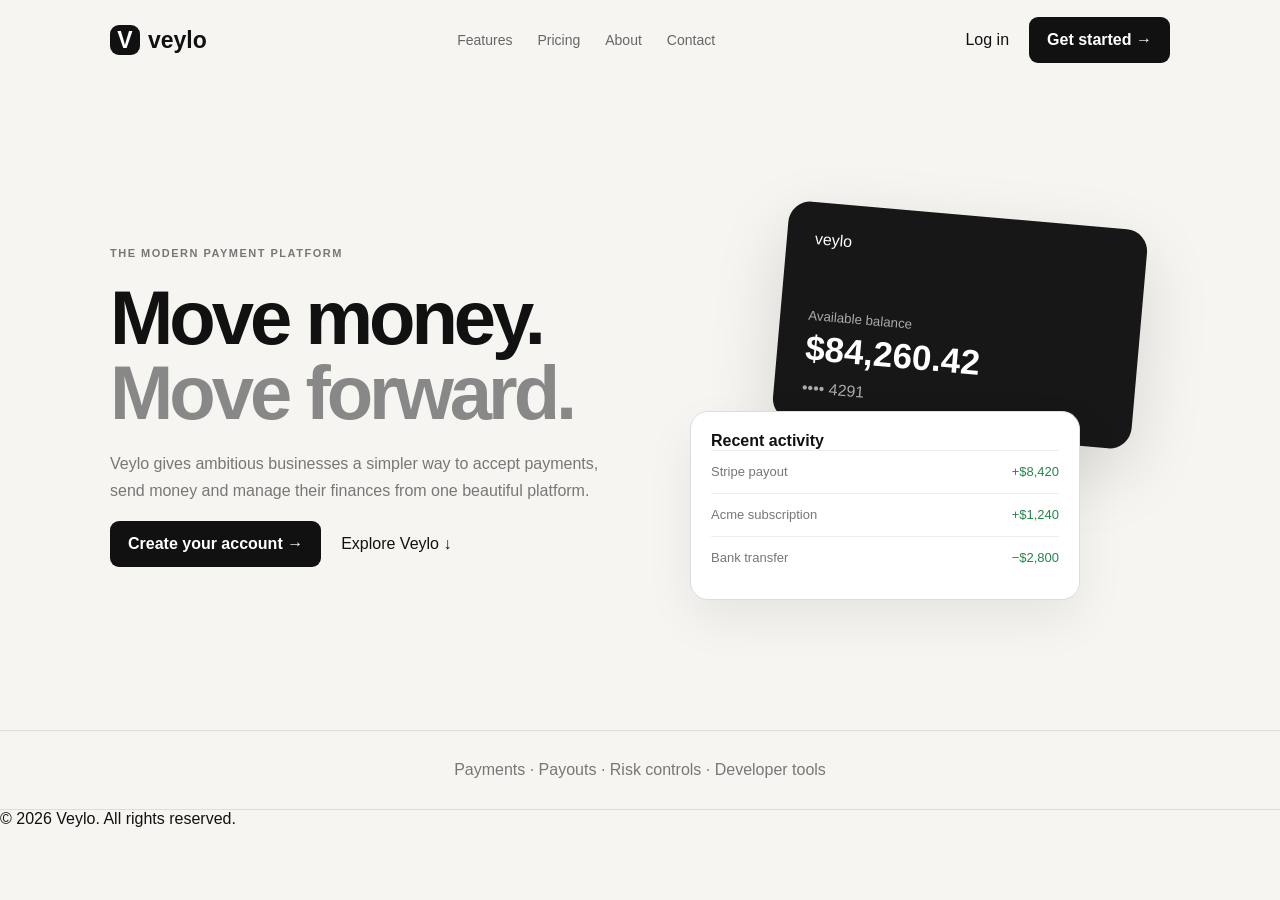
<file: index.html>
<!doctype html><html lang="en"><head><meta charset="utf-8"><meta name="viewport" content="width=device-width,initial-scale=1"><title>Veylo — Payments made effortlessly</title><link rel="stylesheet" href="styles.css"></head><body><header><nav class="nav"><a class="brand" href="index.html"><span class="mark">V</span>veylo</a><div class="links"><a href="features.html">Features</a><a href="pricing.html">Pricing</a><a href="about.html">About</a><a href="contact.html">Contact</a></div><div class="actions"><a href="login.html">Log in</a><a class="btn" href="signup.html">Get started →</a></div></nav></header><main><section class="hero"><div><span class="eyebrow">THE MODERN PAYMENT PLATFORM</span><h1>Move money.<br><em>Move forward.</em></h1><p>Veylo gives ambitious businesses a simpler way to accept payments, send money and manage their finances from one beautiful platform.</p><div class="actions"><a class="btn" href="signup.html">Create your account →</a><a href="features.html">Explore Veylo ↓</a></div></div><div class="visual"><div class="card"><div>veylo</div><small>Available balance</small><strong>$84,260.42</strong><div class="cardfoot">•••• 4291</div></div><div class="activity"><b>Recent activity</b><p>Stripe payout <span>+$8,420</span></p><p>Acme subscription <span>+$1,240</span></p><p>Bank transfer <span>−$2,800</span></p></div></div></section><section class="strip">Payments · Payouts · Risk controls · Developer tools</section></main><footer>© 2026 Veylo. All rights reserved.</footer></body></html>
</file>
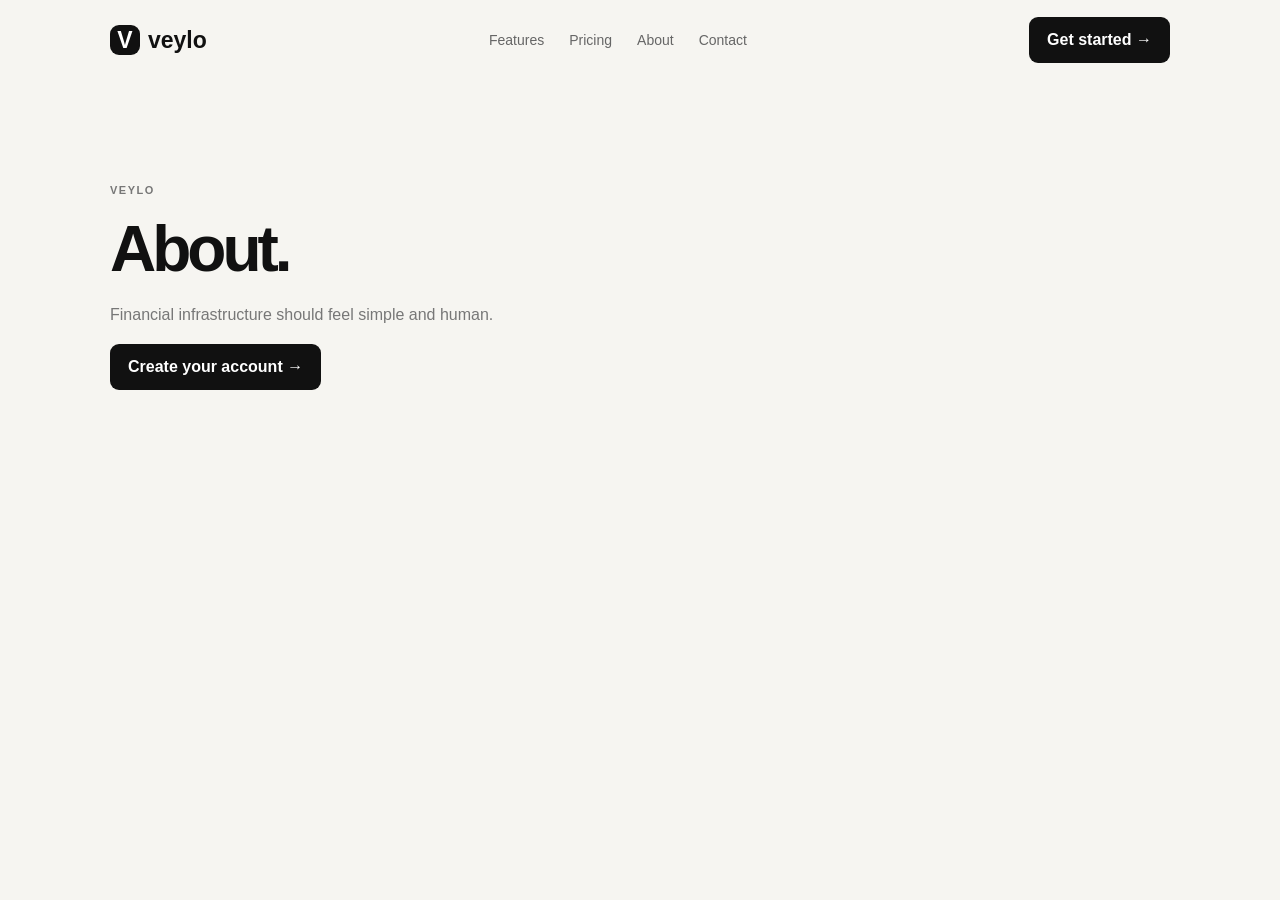
<file: about.html>
<!doctype html><html><head><meta charset="utf-8"><meta name="viewport" content="width=device-width,initial-scale=1"><title>About — Veylo</title><link rel="stylesheet" href="styles.css"></head><body><header><nav class="nav"><a class="brand" href="index.html"><span class="mark">V</span>veylo</a><div class="links"><a href="features.html">Features</a><a href="pricing.html">Pricing</a><a href="about.html">About</a><a href="contact.html">Contact</a></div><a class="btn" href="signup.html">Get started →</a></nav></header><main class="page"><span class="eyebrow">VEYLO</span><h1>About.</h1><p>Financial infrastructure should feel simple and human.</p><a class="btn" href="signup.html">Create your account →</a></main></body></html>
</file>
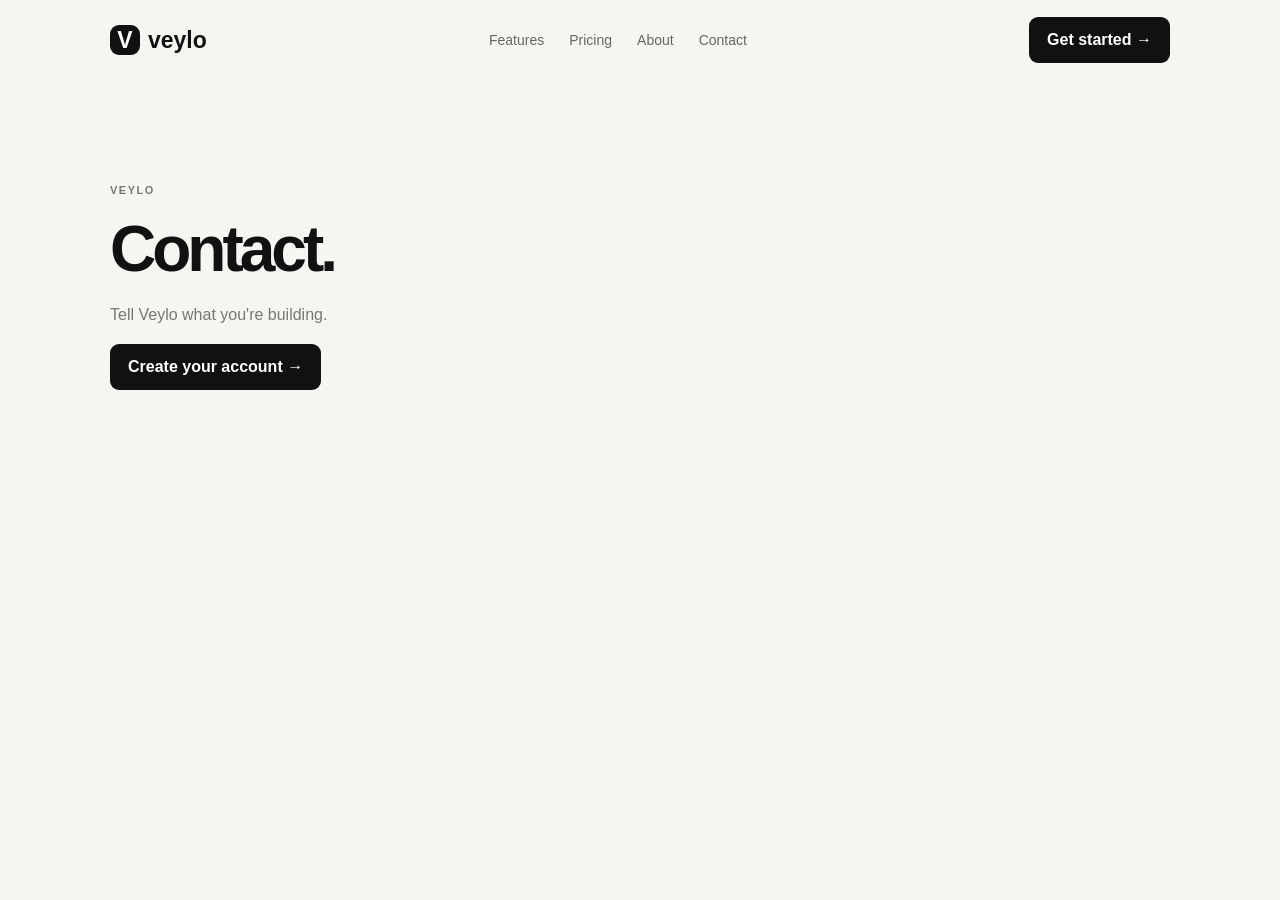
<file: contact.html>
<!doctype html><html><head><meta charset="utf-8"><meta name="viewport" content="width=device-width,initial-scale=1"><title>Contact — Veylo</title><link rel="stylesheet" href="styles.css"></head><body><header><nav class="nav"><a class="brand" href="index.html"><span class="mark">V</span>veylo</a><div class="links"><a href="features.html">Features</a><a href="pricing.html">Pricing</a><a href="about.html">About</a><a href="contact.html">Contact</a></div><a class="btn" href="signup.html">Get started →</a></nav></header><main class="page"><span class="eyebrow">VEYLO</span><h1>Contact.</h1><p>Tell Veylo what you're building.</p><a class="btn" href="signup.html">Create your account →</a></main></body></html>
</file>
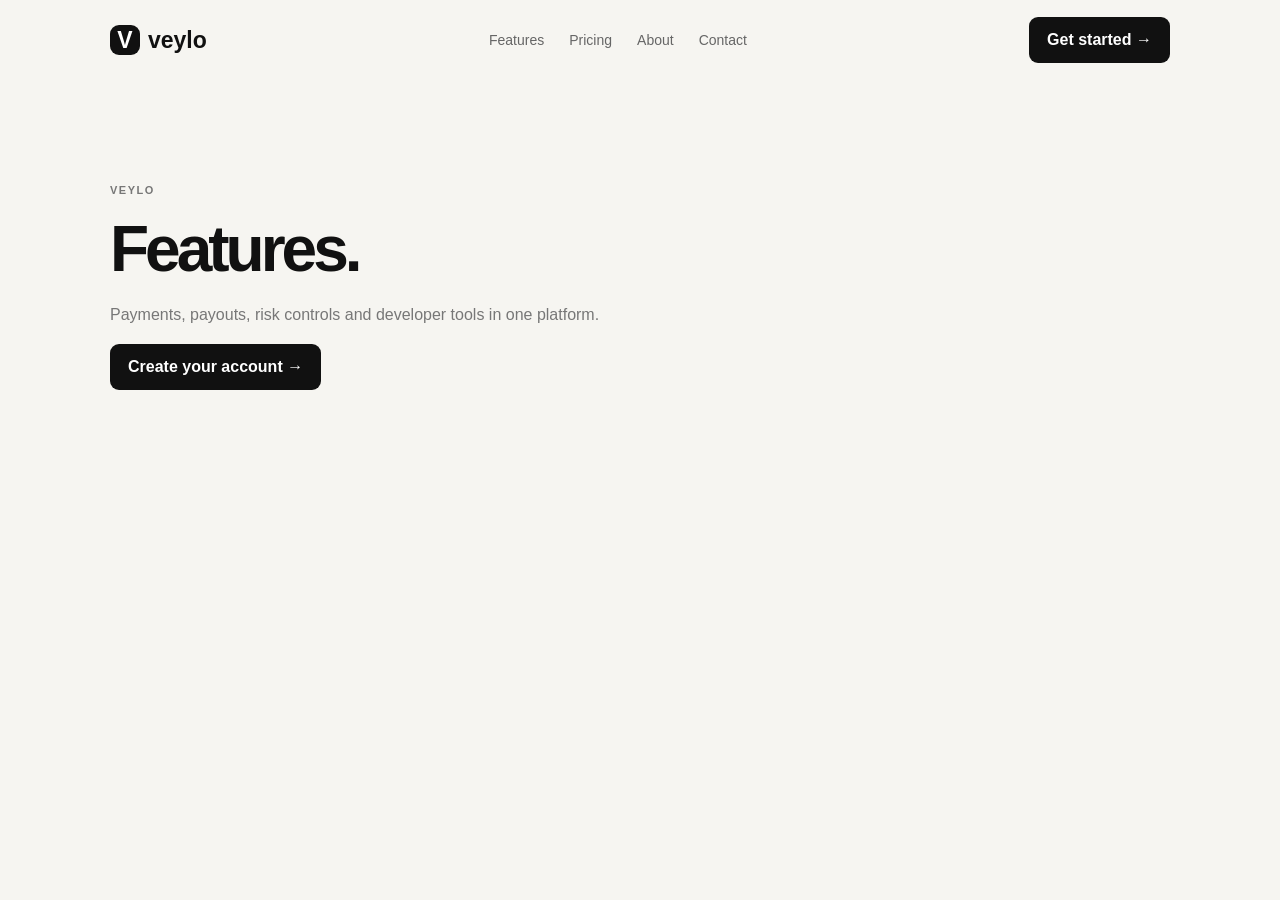
<file: features.html>
<!doctype html><html><head><meta charset="utf-8"><meta name="viewport" content="width=device-width,initial-scale=1"><title>Features — Veylo</title><link rel="stylesheet" href="styles.css"></head><body><header><nav class="nav"><a class="brand" href="index.html"><span class="mark">V</span>veylo</a><div class="links"><a href="features.html">Features</a><a href="pricing.html">Pricing</a><a href="about.html">About</a><a href="contact.html">Contact</a></div><a class="btn" href="signup.html">Get started →</a></nav></header><main class="page"><span class="eyebrow">VEYLO</span><h1>Features.</h1><p>Payments, payouts, risk controls and developer tools in one platform.</p><a class="btn" href="signup.html">Create your account →</a></main></body></html>
</file>
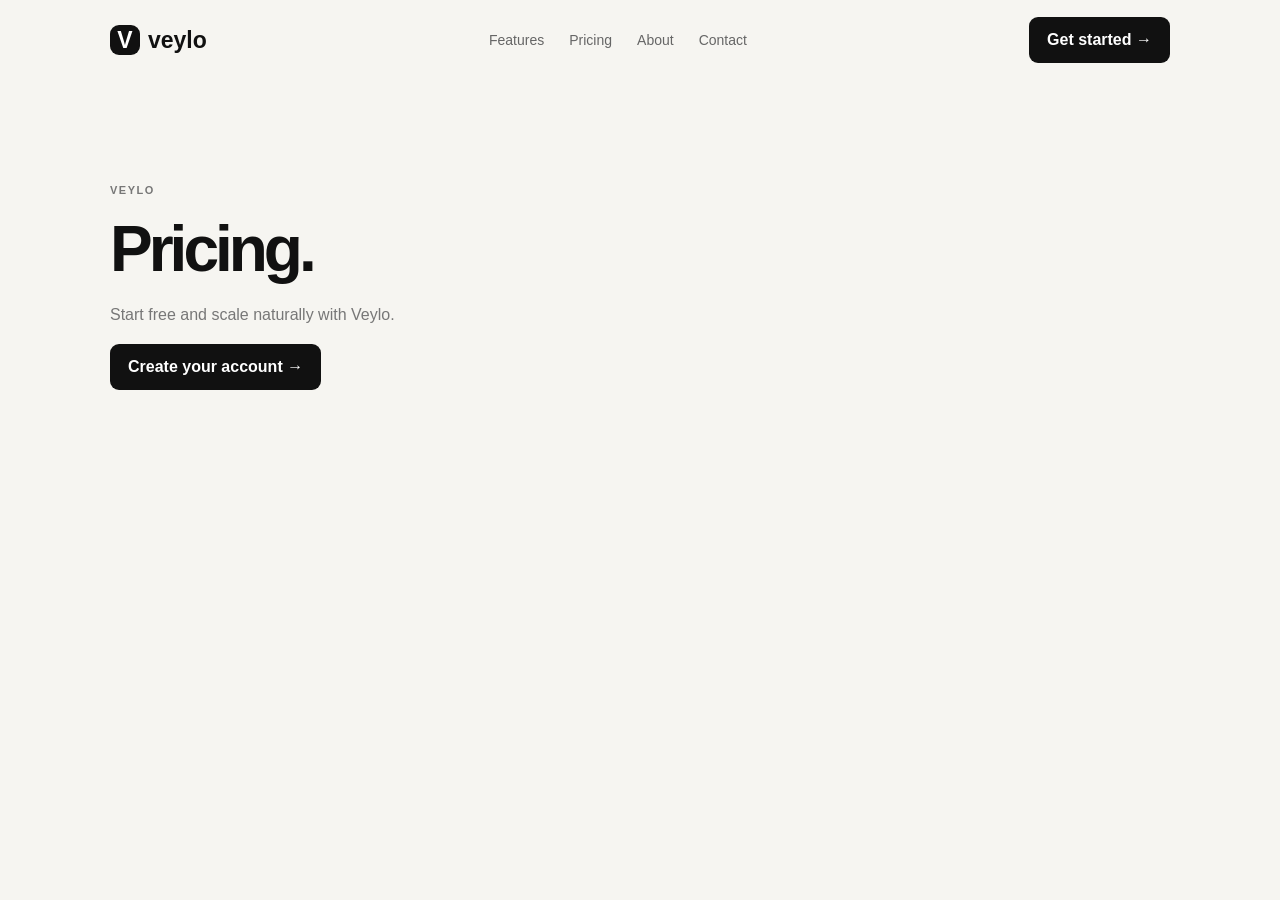
<file: pricing.html>
<!doctype html><html><head><meta charset="utf-8"><meta name="viewport" content="width=device-width,initial-scale=1"><title>Pricing — Veylo</title><link rel="stylesheet" href="styles.css"></head><body><header><nav class="nav"><a class="brand" href="index.html"><span class="mark">V</span>veylo</a><div class="links"><a href="features.html">Features</a><a href="pricing.html">Pricing</a><a href="about.html">About</a><a href="contact.html">Contact</a></div><a class="btn" href="signup.html">Get started →</a></nav></header><main class="page"><span class="eyebrow">VEYLO</span><h1>Pricing.</h1><p>Start free and scale naturally with Veylo.</p><a class="btn" href="signup.html">Create your account →</a></main></body></html>
</file>
<file: styles.css>
*{box-sizing:border-box}body{margin:0;background:#f6f5f1;color:#111;font-family:Arial,sans-serif}a{text-decoration:none;color:inherit}.nav{height:80px;max-width:1100px;margin:auto;padding:0 20px;display:flex;align-items:center;justify-content:space-between;gap:24px}.brand{display:flex;align-items:center;gap:8px;font-size:23px;font-weight:800}.mark{display:grid;place-items:center;background:#111;color:#fff;width:30px;height:30px;border-radius:9px}.links{display:flex;gap:25px;color:#666;font-size:14px}.actions{display:flex;align-items:center;gap:20px}.btn{display:inline-block;background:#111;color:#fff;border:0;border-radius:9px;padding:14px 18px;font-weight:700;cursor:pointer}.ghost{background:#eee;color:#111}.hero{max-width:1100px;margin:auto;min-height:650px;padding:100px 20px;display:grid;grid-template-columns:1fr 1fr;gap:60px;align-items:center}.eyebrow{font-size:11px;letter-spacing:1.5px;color:#777;font-weight:800}.hero h1,.page h1,.dash h1,.authcard h1{font-size:clamp(44px,6vw,76px);line-height:.98;letter-spacing:-4px;margin:20px 0}.hero h1 em{font-style:normal;color:#888}.hero p,.page p,.authcard p{color:#777;line-height:1.7;max-width:560px}.visual{position:relative;height:430px}.card{position:absolute;top:25px;right:30px;width:360px;height:220px;border-radius:22px;padding:28px;background:#171717;color:white;transform:rotate(5deg);box-shadow:0 25px 70px #0002}.card small{display:block;color:#aaa;margin-top:60px}.card strong{font-size:35px;display:block;margin-top:5px}.cardfoot{position:absolute;bottom:25px;color:#aaa}.activity{position:absolute;bottom:20px;left:20px;width:390px;background:white;border:1px solid #ddd;border-radius:18px;padding:20px;box-shadow:0 20px 50px #0001}.activity p{font-size:13px;border-top:1px solid #eee;padding:10px 0;margin:0}.activity span{float:right;color:#26854a}.strip{border-block:1px solid #ddd;padding:30px;text-align:center;color:#777}.page,.dash{max-width:1100px;margin:auto;padding:100px 20px;min-height:600px}.page h1{font-size:64px}.auth{min-height:100vh;display:grid;place-items:center}.auth>main{width:min(520px,calc(100% - 28px))}.auth>.brand{width:max-content;margin:0 auto 25px}.authcard{background:white;border:1px solid #ddd;border-radius:20px;padding:32px}.authcard h1{font-size:40px}.authcard form{display:grid;gap:15px;margin-top:25px}.authcard label{display:grid;gap:7px;font-size:12px;font-weight:700}.authcard input{padding:13px;border:1px solid #d7d5cf;border-radius:8px;font:inherit}.authcard .btn{width:100%;margin-top:5px}.authcard a{font-weight:700;text-decoration:underline}#msg{font-size:13px;color:#666;min-height:18px}.dash h1{font-size:52px}.grid{display:grid;grid-template-columns:1fr 1fr;gap:18px}.dashcard{background:white;border:1px solid #ddd;border-radius:20px;padding:28px}.dashcard small{color:#777;letter-spacing:1px;font-size:10px}.dashcard strong{display:block;font-size:38px;margin:20px 0 8px}.dashcard p{color:#777}@media(max-width:750px){.links{display:none}.hero,.grid{grid-template-columns:1fr}.hero{padding-top:70px}.visual{height:390px}.card{width:290px}.activity{width:310px;left:0}.page h1,.dash h1{font-size:46px}}
</file>
